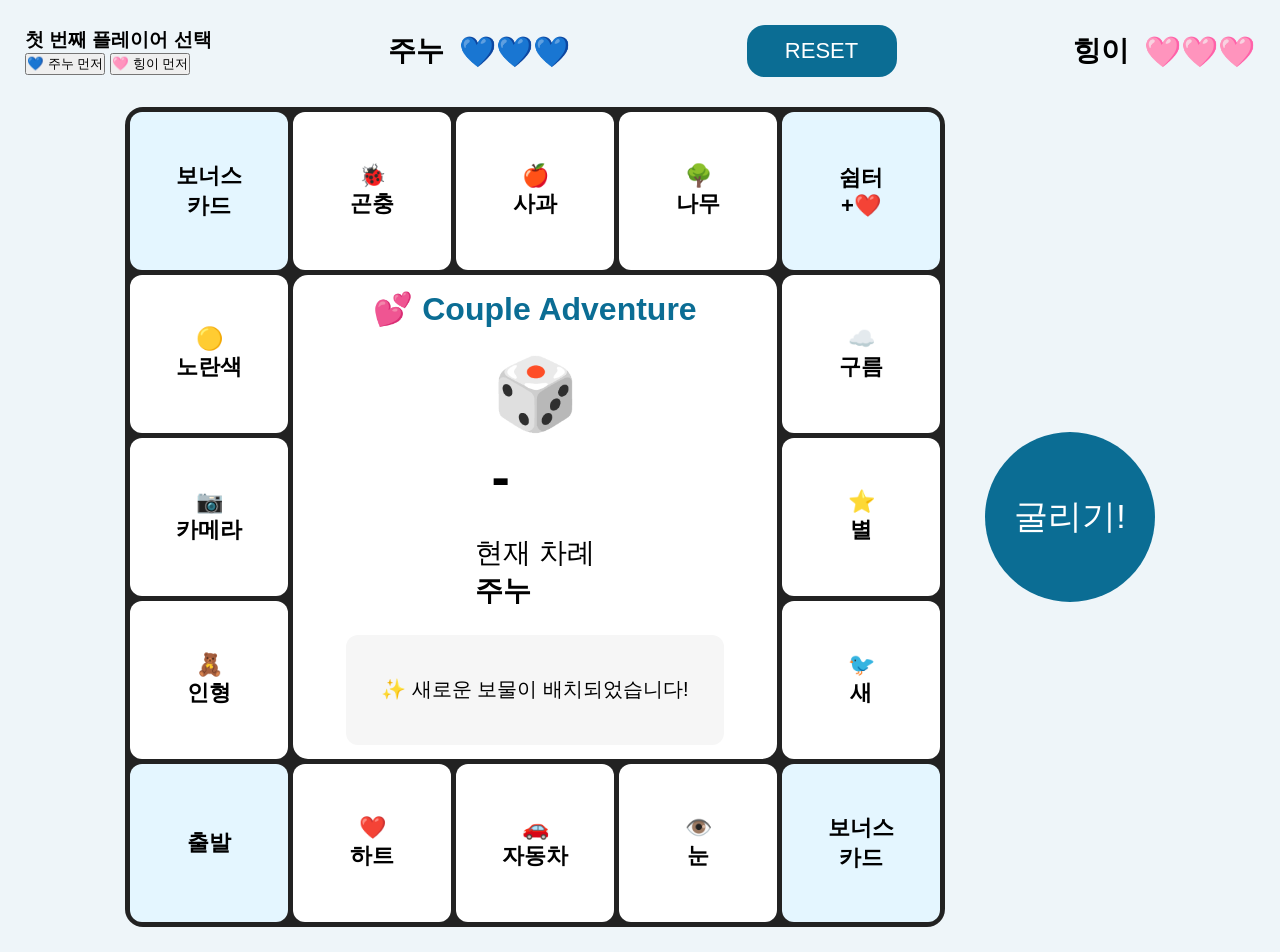
<file: index.html>
<!DOCTYPE html>
<html lang="ko">

<head>

<meta charset="UTF-8">

<meta name="viewport"
content="width=device-width, initial-scale=1.0">

<title>💕 Couple Adventure</title>

<link rel="stylesheet" href="style.css">

</head>

<body>

<!-- 상단 -->

<header class="topBar">

<div id="playerSelect">

    <h3>첫 번째 플레이어 선택</h3>

    <button onclick="startGame('junu')">
        💙 주누 먼저
    </button>

    <button onclick="startGame('hing')">
        🩷 힝이 먼저
    </button>

</div>

<div class="player">

<div class="playerName"
onclick="showCards('junu')">

주누

</div>

<div id="junuHeart">

💙💙💙

</div>

</div>

<button class="resetBtn"
onclick="resetGame()">

RESET

</button>

<div class="player">

<div class="playerName"
onclick="showCards('hing')">

힝이

</div>

<div id="hingHeart">

🩷🩷🩷

</div>

</div>

</header>

<div class="gameLayout">

<div class="board">

    <!-- 위쪽 -->
    <div class="cell" id="c12"></div>
    <div class="cell" id="c11"></div>
    <div class="cell" id="c10"></div>
    <div class="cell" id="bonus2">
        보너스<br>카드
    </div>
    <div class="cell" id="c9"></div>

    <div class="center">

        <h1>
            💕 Couple Adventure
        </h1>


        <div id="diceBox">

            <div id="dice" onclick="rollDice()">
                🎲
            </div>

            <div id="diceNumber">
                -
            </div>

        </div>


        <div id="turnArea">
            현재 차례
            <br>
            <strong id="turnText">
                주누
            </strong>
        </div>


        <div id="eventArea">
            게임을 시작하려면
            굴리기를 눌러주세요.
        </div>


    </div>


    <!-- 오른쪽 -->
    <div class="cell" id="c6"></div>
    <div class="cell" id="rest">
        쉼터
        <br>
        +❤️
    </div>


    <div class="cell" id="c5"></div>
    <div class="cell" id="c4"></div>


    <!-- 아래쪽 -->
    <div class="cell special" id="start">
        출발
    </div>

    <div class="cell" id="c1"></div>
    <div class="cell" id="c2"></div>
    <div class="cell" id="c3"></div>

    <div class="cell special" id="bonus">
        보너스
        <br>
        카드
    </div>


    <!-- 오른쪽 아래 보조 -->
    <div class="cell" id="c7"></div>
    <div class="cell" id="c8"></div>


</div>
<!-- ⭐ board 닫기 -->

<!-- 오른쪽 버튼 -->

<div class="rightMenu">

<button
class="roundButton"

onclick="rollDice()">

굴리기!

</button>

</div>

<!-- ⭐ gameLayout 닫기 -->


<!-- 팝업 -->

<div id="popup"

class="popup hidden">

<div class="popupContent">

<h2 id="popupTitle">

제목

</h2>

<div id="popupBody">

내용

</div>

<button onclick="closePopup()">

닫기

</button>

</div>

</div>



<script src="script.js"></script>
<script src="treasure.js"></script>

</body>

</html>
</file>
<file: style.css>
/* ===================================
   Couple Adventure
   style.css
=================================== */

*{
    margin:0;
    padding:0;
    box-sizing:border-box;
}

body{

    font-family:"맑은 고딕",sans-serif;

    background:#eef5f9;

    padding:25px;

}

/* =====================
      상단
===================== */

.topBar{

    display:flex;

    justify-content:space-between;

    align-items:center;

    margin-bottom:30px;

}

.player{

    display:flex;

    align-items:center;

    gap:15px;

}

.playerName{

    font-size:28px;

    font-weight:bold;

    cursor:pointer;

    transition:.2s;

}

.playerName:hover{

    color:#0b6d94;

}

#junuHeart,
#hingHeart{

    font-size:30px;

}

.resetBtn{

    width:150px;

    height:52px;

    border:none;

    border-radius:18px;

    background:#0b6d94;

    color:white;

    font-size:22px;

    cursor:pointer;

    transition:.25s;

}

.resetBtn:hover{

    transform:scale(1.05);

}

/* =====================
      메인
===================== */

.gameLayout{

    display:flex;

    justify-content:center;

    align-items:center;

    gap:40px;

}

/* =====================
      브루마블판
===================== */

.board{

    width:820px;

    height:820px;

    display:grid;

    grid-template-columns:repeat(5,1fr);

    grid-template-rows:repeat(5,1fr);

    gap:5px;

    background:#222;

    padding:5px;

    border-radius:18px;

}

/* =====================
      칸
===================== */

.cell{

    background:white;

    border-radius:12px;

    display:flex;

    justify-content:center;

    align-items:center;

    text-align:center;

    font-size:22px;

    font-weight:bold;

    cursor:pointer;

    position:relative;

    transition:.2s;

    padding:8px;

}

.cell:hover{

    transform:scale(1.04);

    background:#eefaff;

}

.special{

    background:#e4f6ff;

}

/* 보너스 카드 + 쉼터 */

#bonus,
#bonus2,
#rest{

    background:#e4f6ff;

}

/* =====================
      가운데
===================== */

.center{

    grid-column:2 / 5;

    grid-row:2 / 5;

    z-index:1;


    background:white;

    border-radius:15px;

    display:flex;

    flex-direction:column;

    justify-content:center;

    align-items:center;

    padding:20px;

}

.center h1{

    color:#0b6d94;

    margin-bottom:25px;

}

#dice{

    font-size:70px;

}

#diceNumber{

    font-size:55px;

    font-weight:bold;

    margin-top:10px;

}

#turnArea{

    margin-top:25px;

    font-size:28px;

}

#eventArea{

    width:85%;

    min-height:110px;

    margin-top:25px;

    border-radius:12px;

    background:#f6f6f6;

    display:flex;

    justify-content:center;

    align-items:center;

    text-align:center;

    padding:15px;

    font-size:20px;

}

/* =====================
      오른쪽 버튼
===================== */

.rightMenu{

    display:flex;

    flex-direction:column;

    gap:30px;

}

.roundButton{

    width:170px;

    height:170px;

    border-radius:50%;

    border:none;

    background:#0b6d94;

    color:white;

    font-size:34px;

    cursor:pointer;

    transition:.25s;

}

.roundButton:hover{

    transform:scale(1.08);

}

/* =====================
      플레이어 말
===================== */

.token{

    width:24px;

    height:24px;

    border-radius:50%;

    position:absolute;

    top:8px;

    right:8px;

}

.junu{

    background:#2b8cff;

}

.hing{

    background:#ff66aa;

}

/* =====================
      땅 색
===================== */

.owner-junu{

    background:#dceeff !important;

}

.owner-hing{

    background:#ffe2ef !important;

}

/* =====================
      팝업
===================== */

.popup{

    position:fixed;

    top:0;

    left:0;

    width:100%;

    height:100%;

    background:rgba(0,0,0,.45);

    display:flex;

    justify-content:center;

    align-items:center;

    z-index:9999;

}

.hidden{

    display:none;

}

.popupContent{

    width:480px;

    background:white;

    color:black;
 
    border-radius:18px;

    padding:30px;

    text-align:center;


}

.popupContent h2{

    margin-bottom:20px;
    color:#0b6d94;
}

.popupContent button{

    margin-top:25px;

    width:130px;

    height:45px;

    border:none;

    border-radius:10px;

    background:#0b6d94;

    color:white;

    cursor:pointer;

    font-size:18px;

}

/* =====================
      플레이어 말
===================== */

.piece{

    font-size:32px;

    transition:0.3s;

    position:relative;

    z-index:10;

}


/* =====================
      모바일
===================== */

@media (max-width:1100px){

    body{

        padding:10px;

    }


    /* 상단 플레이어 영역 */

    .topBar{

        flex-direction:column;

        gap:12px;

        margin-bottom:15px;

    }


    /* 게임 영역 */

    .gameLayout{

        flex-direction:column;

        align-items:center;

        gap:15px;

        width:100%;

    }


    /* 보드판 */

    .board{

        width:95vw;

        height:95vw;

        max-width:600px;

        max-height:600px;

        min-width:0;

        min-height:0;

        gap:4px;

        padding:4px;

    }


    /* 보드 칸 */

    .cell{

        font-size:12px;

        padding:3px;

        min-width:0;

        min-height:0;

        overflow:hidden;

    }


    /* 가운데 영역 */

    .center{

        padding:5px;

        overflow:hidden;

    }


    /* 제목 */

    .center h1{

        font-size:16px;

        line-height:1.1;

        margin-bottom:5px;

        text-align:center;

        word-break:keep-all;

    }


    /* 주사위 */

    #dice{

        font-size:34px;

        line-height:1;

    }


    #diceNumber{

        font-size:24px;

        margin-top:3px;

    }


    /* 현재 차례 */

    #turnArea{

        margin-top:6px;

        font-size:13px;

        line-height:1.2;

        text-align:center;

    }


    /* 이벤트 문구 */

    #eventArea{

        width:95%;

        min-height:45px;

        margin-top:6px;

        padding:5px;

        font-size:11px;

        line-height:1.2;

        overflow:hidden;

    }


    /* 말 */

    .piece{

        font-size:20px;

        z-index:10;

    }


    /* 오른쪽 버튼 */

    .rightMenu{

        flex-direction:row;

        justify-content:center;

        gap:20px;

    }


    .roundButton{

        width:90px;

        height:90px;

        font-size:20px;

    }


    /* 팝업 */

    .popupContent{

        width:90%;

        max-width:480px;

        padding:20px;

    }


    .popupContent h2{

        font-size:22px;

    }


    .popupContent button{

        width:110px;

        height:42px;

        font-size:16px;

    }

}

/* css 추가 */
/* =====================
   보드 위치 배치
===================== */


/* 왼쪽 아래 모서리 */
#start{
    grid-column:1;
    grid-row:5;
}


/* 아래쪽 이동 */
#c1{
    grid-column:2;
    grid-row:5;
}

#c2{
    grid-column:3;
    grid-row:5;
}

#c3{
    grid-column:4;
    grid-row:5;
}


#bonus{
    grid-column:5;
    grid-row:5;
}


/* 오른쪽 이동 */

#c4{
    grid-column:5;
    grid-row:4;
}

#c5{
    grid-column:5;
    grid-row:3;
}

#c6{
    grid-column:5;
    grid-row:2;
}


#rest{
    grid-column:5;
    grid-row:1;
}


/* 위쪽 이동 */

#c7{
    grid-column:4;
    grid-row:1;
}

#c8{
    grid-column:3;
    grid-row:1;
}

#c9{
    grid-column:2;
    grid-row:1;
}


#bonus2{
    grid-column:1;
    grid-row:1;
}


/* 왼쪽 이동 */

#c10{
    grid-column:1;
    grid-row:2;
}

#c11{
    grid-column:1;
    grid-row:3;
}

#c12{
    grid-column:1;
    grid-row:4;
}
</file>
